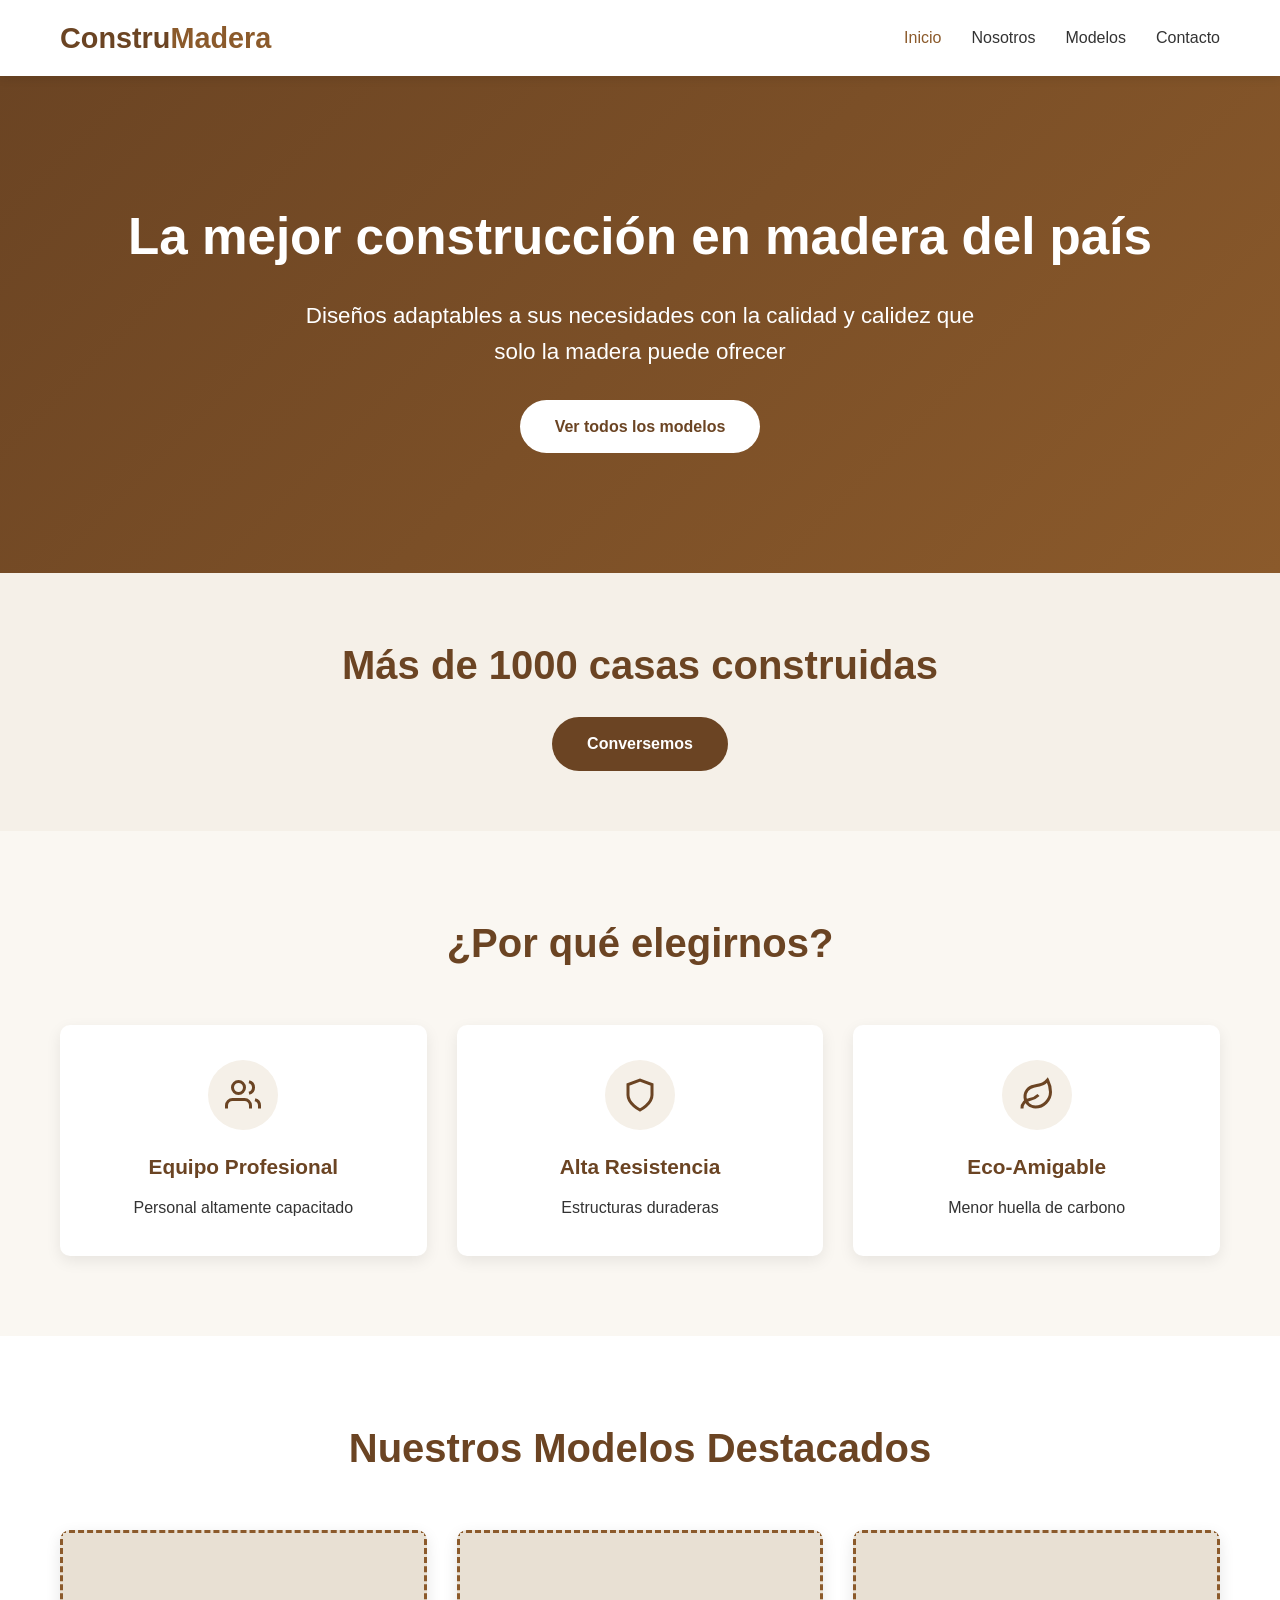
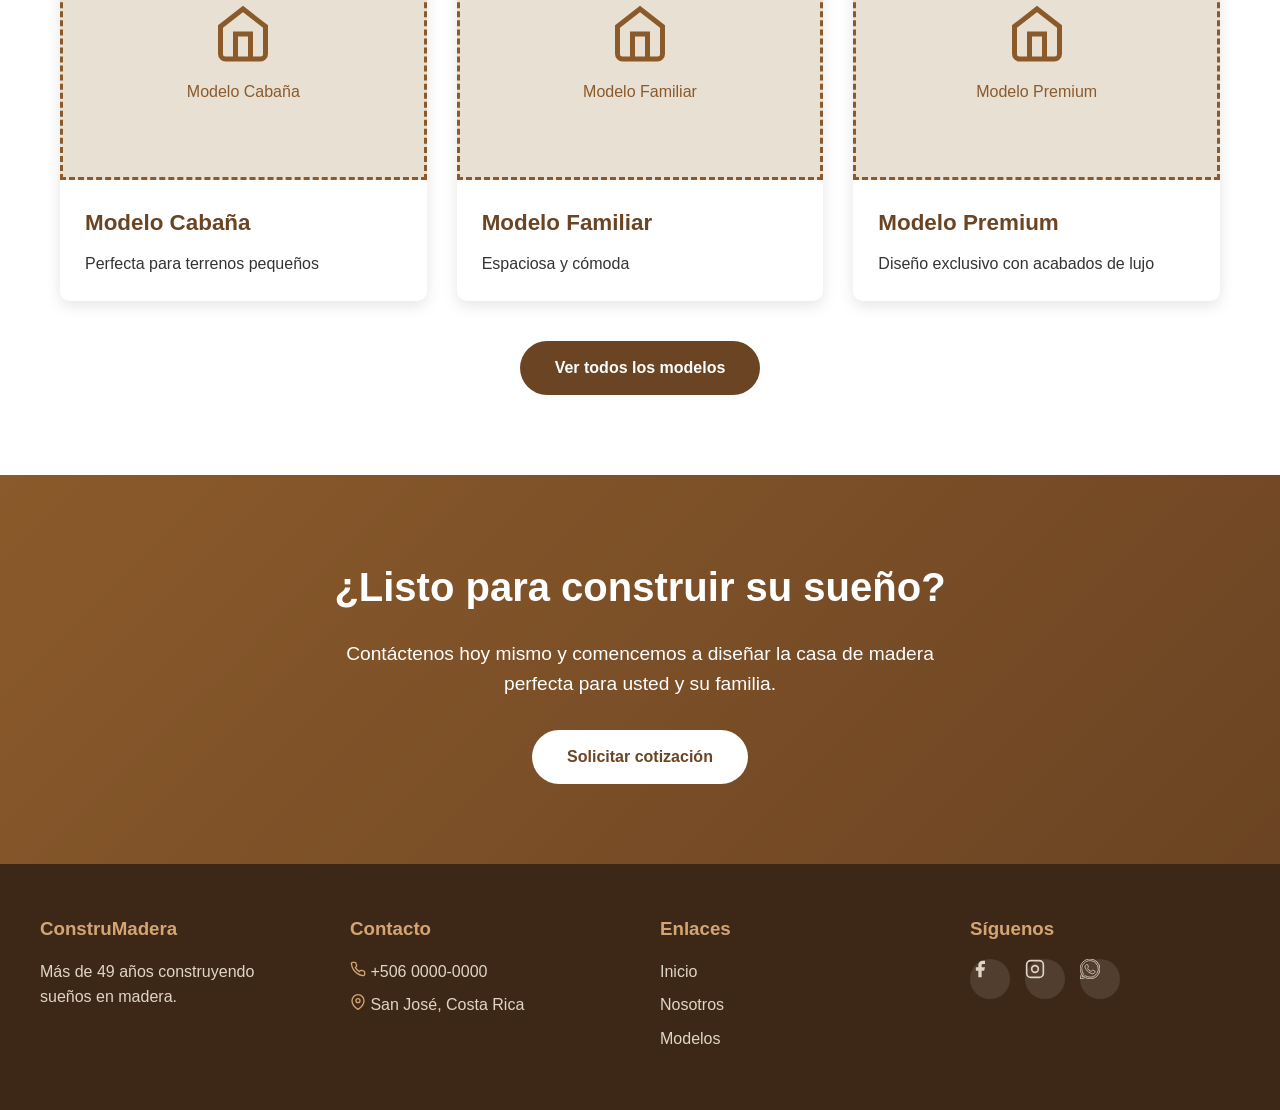
<file: index.html>
<!DOCTYPE html>
<html lang="es">
<head>
    <meta charset="UTF-8">
    <meta name="viewport" content="width=device-width, initial-scale=1.0">
    <title>ConstruMadera - Inicio</title>
    <link rel="stylesheet" href="css/index.css">
</head>
<body>
    <header id="header">
        <div class="nav-container">
            <div class="logo">Constru<span>Madera</span></div>
            <nav>
                <ul id="nav-menu">
                    <li><a href="index.html" class="active">Inicio</a></li>
                    <li><a href="nosotros.html">Nosotros</a></li>
                    <li><a href="modelos.html">Modelos</a></li>
                    <li><a href="contacto.html">Contacto</a></li>
                </ul>
            </nav>
            <button class="menu-toggle" id="menu-toggle"><span></span><span></span><span></span></button>
        </div>
    </header>

    <section class="hero">
        <div class="container">
            <h1>La mejor construcción en madera del país</h1>
            <p>Diseños adaptables a sus necesidades con la calidad y calidez que solo la madera puede ofrecer</p>
            <a href="modelos.html" class="btn">Ver todos los modelos</a>
        </div>
    </section>

    <section class="stats">
        <div class="container">
            <h2>Más de 1000 casas construidas</h2>
            <a href="contacto.html" class="btn btn-primary">Conversemos</a>
        </div>
    </section>

    <section class="features-preview">
        <div class="container">
            <h2>¿Por qué elegirnos?</h2>
            <div class="features-grid" id="features-grid"></div>
        </div>
    </section>

    <section class="models-preview">
        <div class="container">
            <h2>Nuestros Modelos Destacados</h2>
            <div class="models-grid" id="models-grid"></div>
            <div style="text-align: center; margin-top: 40px;">
                <a href="modelos.html" class="btn btn-primary">Ver todos los modelos</a>
            </div>
        </div>
    </section>

    <section class="cta-section">
        <div class="container">
            <h2>¿Listo para construir su sueño?</h2>
            <p>Contáctenos hoy mismo y comencemos a diseñar la casa de madera perfecta para usted y su familia.</p>
            <a href="contacto.html" class="btn">Solicitar cotización</a>
        </div>
    </section>

    <footer>
        <div class="footer-content">
            <div class="footer-section">
                <h3>ConstruMadera</h3>
                <p>Más de 49 años construyendo sueños en madera.</p>
            </div>
            <div class="footer-section">
                <h3>Contacto</h3>
                <p class="contact-line">
                    <svg class="inline-icon" viewBox="0 0 24 24" fill="none" stroke="currentColor" stroke-width="2"><path d="M22 16.92v3a2 2 0 01-2.18 2 19.79 19.79 0 01-8.63-3.07 19.5 19.5 0 01-6-6 19.79 19.79 0 01-3.07-8.67A2 2 0 014.11 2h3a2 2 0 012 1.72 12.84 12.84 0 00.7 2.81 2 2 0 01-.45 2.11L8.09 9.91a16 16 0 006 6l1.27-1.27a2 2 0 012.11-.45 12.84 12.84 0 002.81.7A2 2 0 0122 16.92z"/></svg>
                    +506 0000-0000
                </p>
                
                <p class="contact-line">
                    <svg class="inline-icon" viewBox="0 0 24 24" fill="none" stroke="currentColor" stroke-width="2"><path d="M21 10c0 7-9 13-9 13s-9-6-9-13a9 9 0 0118 0z"/><circle cx="12" cy="10" r="3"/></svg>
                    San José, Costa Rica
                </p>
            </div>
            <div class="footer-section">
                <h3>Enlaces</h3>
                <a href="index.html">Inicio</a>
                <a href="nosotros.html">Nosotros</a>
                <a href="modelos.html">Modelos</a>
            </div>
            <div class="footer-section">
                <h3>Síguenos</h3>
                <div class="social-icons">
                    <a href="#" class="social-link" title="Facebook">
                        <svg viewBox="0 0 24 24" fill="currentColor"><path d="M18 2h-3a5 5 0 00-5 5v3H7v4h3v8h4v-8h3l1-4h-4V7a1 1 0 011-1h3z"/></svg>
                    </a>
                    <a href="#" class="social-link" title="Instagram">
                        <svg viewBox="0 0 24 24" fill="none" stroke="currentColor" stroke-width="2"><rect x="2" y="2" width="20" height="20" rx="5"/><circle cx="12" cy="12" r="4"/><line x1="17.5" y1="6.5" x2="17.51" y2="6.5"/></svg>
                    </a>
                    <a href="#" class="social-link" title="WhatsApp">
                        <svg viewBox="0 0 24 24" fill="currentColor"><path d="M17.472 14.382c-.297-.149-1.758-.867-2.03-.967-.273-.099-.471-.148-.67.15-.197.297-.767.966-.94 1.164-.173.199-.347.223-.644.075-.297-.15-1.255-.463-2.39-1.475-.883-.788-1.48-1.761-1.653-2.059-.173-.297-.018-.458.13-.606.134-.133.298-.347.446-.52.149-.174.198-.298.298-.497.099-.198.05-.371-.025-.52-.075-.149-.669-1.612-.916-2.207-.242-.579-.487-.5-.669-.51-.173-.008-.371-.01-.57-.01-.198 0-.52.074-.792.372-.272.297-1.04 1.016-1.04 2.479 0 1.462 1.065 2.875 1.213 3.074.149.198 2.096 3.2 5.077 4.487.709.306 1.262.489 1.694.625.712.227 1.36.195 1.871.118.571-.085 1.758-.719 2.006-1.413.248-.694.248-1.289.173-1.413-.074-.124-.272-.198-.57-.347m-5.421 7.403h-.004a9.87 9.87 0 01-5.031-1.378l-.361-.214-3.741.982.998-3.648-.235-.374a9.86 9.86 0 01-1.51-5.26c.001-5.45 4.436-9.884 9.888-9.884 2.64 0 5.122 1.03 6.988 2.898a9.825 9.825 0 012.893 6.994c-.003 5.45-4.437 9.884-9.885 9.884m8.413-18.297A11.815 11.815 0 0012.05 0C5.495 0 .16 5.335.157 11.892c0 2.096.547 4.142 1.588 5.945L.057 24l6.305-1.654a11.882 11.882 0 005.687 1.448h.005c6.554 0 11.89-5.335 11.893-11.893a11.821 11.821 0 00-3.48-8.413Z"/></svg>
                    </a>
                </div>
            </div>
        </div>
        
    </footer>

    <script>
        const AppData = {
            features: [
                { 
                    title: "Equipo Profesional", 
                    desc: "Personal altamente capacitado", 
                    icon: `<svg viewBox="0 0 24 24" fill="none" stroke="currentColor" stroke-width="2"><path d="M17 21v-2a4 4 0 00-4-4H5a4 4 0 00-4 4v2"/><circle cx="9" cy="7" r="4"/><path d="M23 21v-2a4 4 0 00-3-3.87M16 3.13a4 4 0 010 7.75"/></svg>` 
                },
                { 
                    title: "Alta Resistencia", 
                    desc: "Estructuras duraderas", 
                    icon: `<svg viewBox="0 0 24 24" fill="none" stroke="currentColor" stroke-width="2"><path d="M12 22s8-4 8-10V5l-8-3-8 3v7c0 6 8 10 8 10z"/></svg>` 
                },
                { 
                    title: "Eco-Amigable", 
                    desc: "Menor huella de carbono", 
                    icon: `<svg viewBox="0 0 24 24" fill="none" stroke="currentColor" stroke-width="2"><path d="M11 20A7 7 0 019.8 6.1C15.5 5 17 4.48 19 2c1 2 2 4.18 2 8 0 5.5-4.78 10-10 10z"/><path d="M2 21c0-3 1.85-5.36 5.08-6C9.5 14.52 12 13 13 12"/></svg>` 
                }
            ],
            models: [
                { name: "Modelo Cabaña", desc: "Perfecta para terrenos pequeños" },
                { name: "Modelo Familiar", desc: "Espaciosa y cómoda" },
                { name: "Modelo Premium", desc: "Diseño exclusivo con acabados de lujo" }
            ]
        };

        document.getElementById('features-grid').innerHTML = AppData.features.map(f => `
            <div class="feature-card">
                <div class="icon-wrapper">${f.icon}</div>
                <h3>${f.title}</h3>
                <p>${f.desc}</p>
            </div>
        `).join('');

        document.getElementById('models-grid').innerHTML = AppData.models.map(m => `
            <div class="model-card">
                <div class="image-placeholder">
                    <svg viewBox="0 0 24 24" fill="none" stroke="currentColor" stroke-width="2"><path d="M3 9l9-7 9 7v11a2 2 0 01-2 2H5a2 2 0 01-2-2z"/><polyline points="9 22 9 12 15 12 15 22"/></svg>
                    <span>${m.name}</span>
                </div>
                <div class="model-info">
                    <h3>${m.name}</h3>
                    <p>${m.desc}</p>
                </div>
            </div>
        `).join('');

        document.getElementById('menu-toggle').addEventListener('click', () => {
            document.getElementById('nav-menu').classList.toggle('active');
        });
    </script>
</body>
</html>
</file>
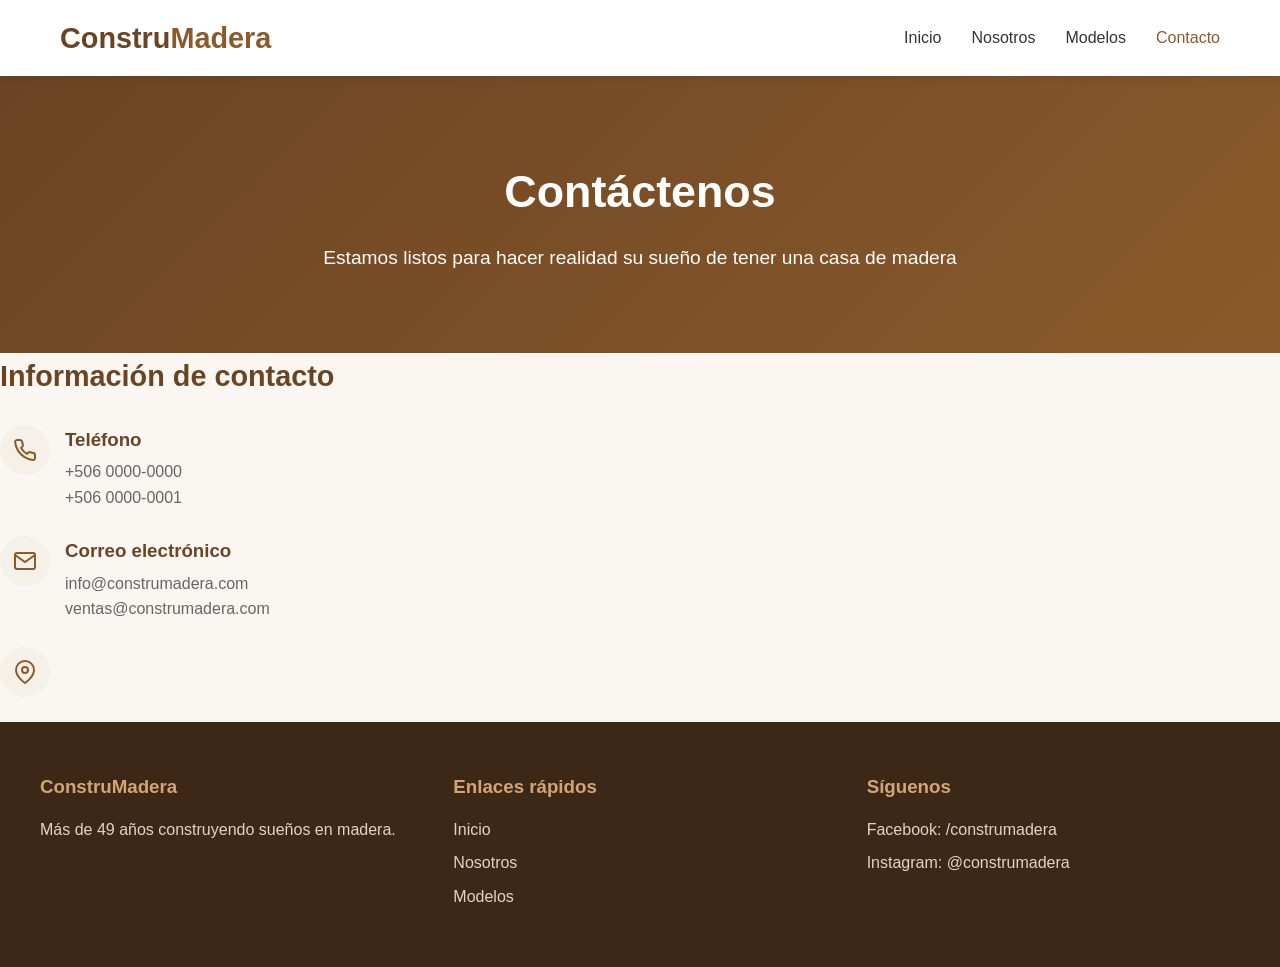
<file: contacto.html>
<!DOCTYPE html>
<html lang="es">
<head>
    <meta charset="UTF-8">
    <meta name="viewport" content="width=device-width, initial-scale=1.0">
    <title>ConstruMadera - Contacto</title>
    <link rel="stylesheet" href="css/contacto.css">
</head>
<body>
    <header id="header">
        <div class="nav-container">
            <div class="logo">Constru<span>Madera</span></div>
            <nav>
                <ul id="nav-menu">
                    <li><a href="index.html">Inicio</a></li>
                    <li><a href="nosotros.html">Nosotros</a></li>
                    <li><a href="modelos.html">Modelos</a></li>
                    <li><a href="contacto.html" class="active">Contacto</a></li>
                </ul>
            </nav>
            <button class="menu-toggle" id="menu-toggle"><span></span><span></span><span></span></button>
        </div>
    </header>

    <section class="page-header">
        <div class="container">
            <h1>Contáctenos</h1>
            <p>Estamos listos para hacer realidad su sueño de tener una casa de madera</p>
        </div>
    </section>


            <div class="contact-info">
                <h2>Información de contacto</h2>
                
                <div class="info-item">
                    <div class="info-icon">
                        <svg viewBox="0 0 24 24" fill="none" stroke="currentColor" stroke-width="2"><path d="M22 16.92v3a2 2 0 01-2.18 2 19.79 19.79 0 01-8.63-3.07 19.5 19.5 0 01-6-6 19.79 19.79 0 01-3.07-8.67A2 2 0 014.11 2h3a2 2 0 012 1.72 12.84 12.84 0 00.7 2.81 2 2 0 01-.45 2.11L8.09 9.91a16 16 0 006 6l1.27-1.27a2 2 0 012.11-.45 12.84 12.84 0 002.81.7A2 2 0 0122 16.92z"/></svg>
                    </div>
                    <div class="info-content">
                        <h3>Teléfono</h3>
                        <p>+506 0000-0000<br>+506 0000-0001</p>
                    </div>
                </div>

                <div class="info-item">
                    <div class="info-icon">
                        <svg viewBox="0 0 24 24" fill="none" stroke="currentColor" stroke-width="2"><path d="M4 4h16c1.1 0 2 .9 2 2v12c0 1.1-.9 2-2 2H4c-1.1 0-2-.9-2-2V6c0-1.1.9-2 2-2z"/><polyline points="22,6 12,13 2,6"/></svg>
                    </div>
                    <div class="info-content">
                        <h3>Correo electrónico</h3>
                        <p>info@construmadera.com<br>ventas@construmadera.com</p>
                    </div>
                </div>

                <div class="info-item">
                    <div class="info-icon">
                        <svg viewBox="0 0 24 24" fill="none" stroke="currentColor" stroke-width="2"><path d="M21 10c0 7-9 13-9 13s-9-6-9-13a9 9 0 0118 0z"/><circle cx="12" cy="10" r="3"/></svg>
                    </div>
                  </div>
                </div>
            </div>
        </div>
    </section>

    <footer>
        <div class="footer-content">
            <div class="footer-section">
                <h3>ConstruMadera</h3>
                <p>Más de 49 años construyendo sueños en madera.</p>
            </div>
            <div class="footer-section">
                <h3>Enlaces rápidos</h3>
                <a href="index.html">Inicio</a>
                <a href="nosotros.html">Nosotros</a>
                <a href="modelos.html">Modelos</a>
            </div>
            <div class="footer-section">
                <h3>Síguenos</h3>
                <p>Facebook: /construmadera</p>
                <p>Instagram: @construmadera</p>
            </div>
        </div>
        
    </footer>

    <script>
        document.getElementById('contactForm').addEventListener('submit', function(e) {
            e.preventDefault();
            alert('¡Gracias por su mensaje! Nos pondremos en contacto pronto.');
            this.reset();
        });

        document.getElementById('menu-toggle').addEventListener('click', () => {
            document.getElementById('nav-menu').classList.toggle('active');
        });
    </script>
</body>
</html>
</file>
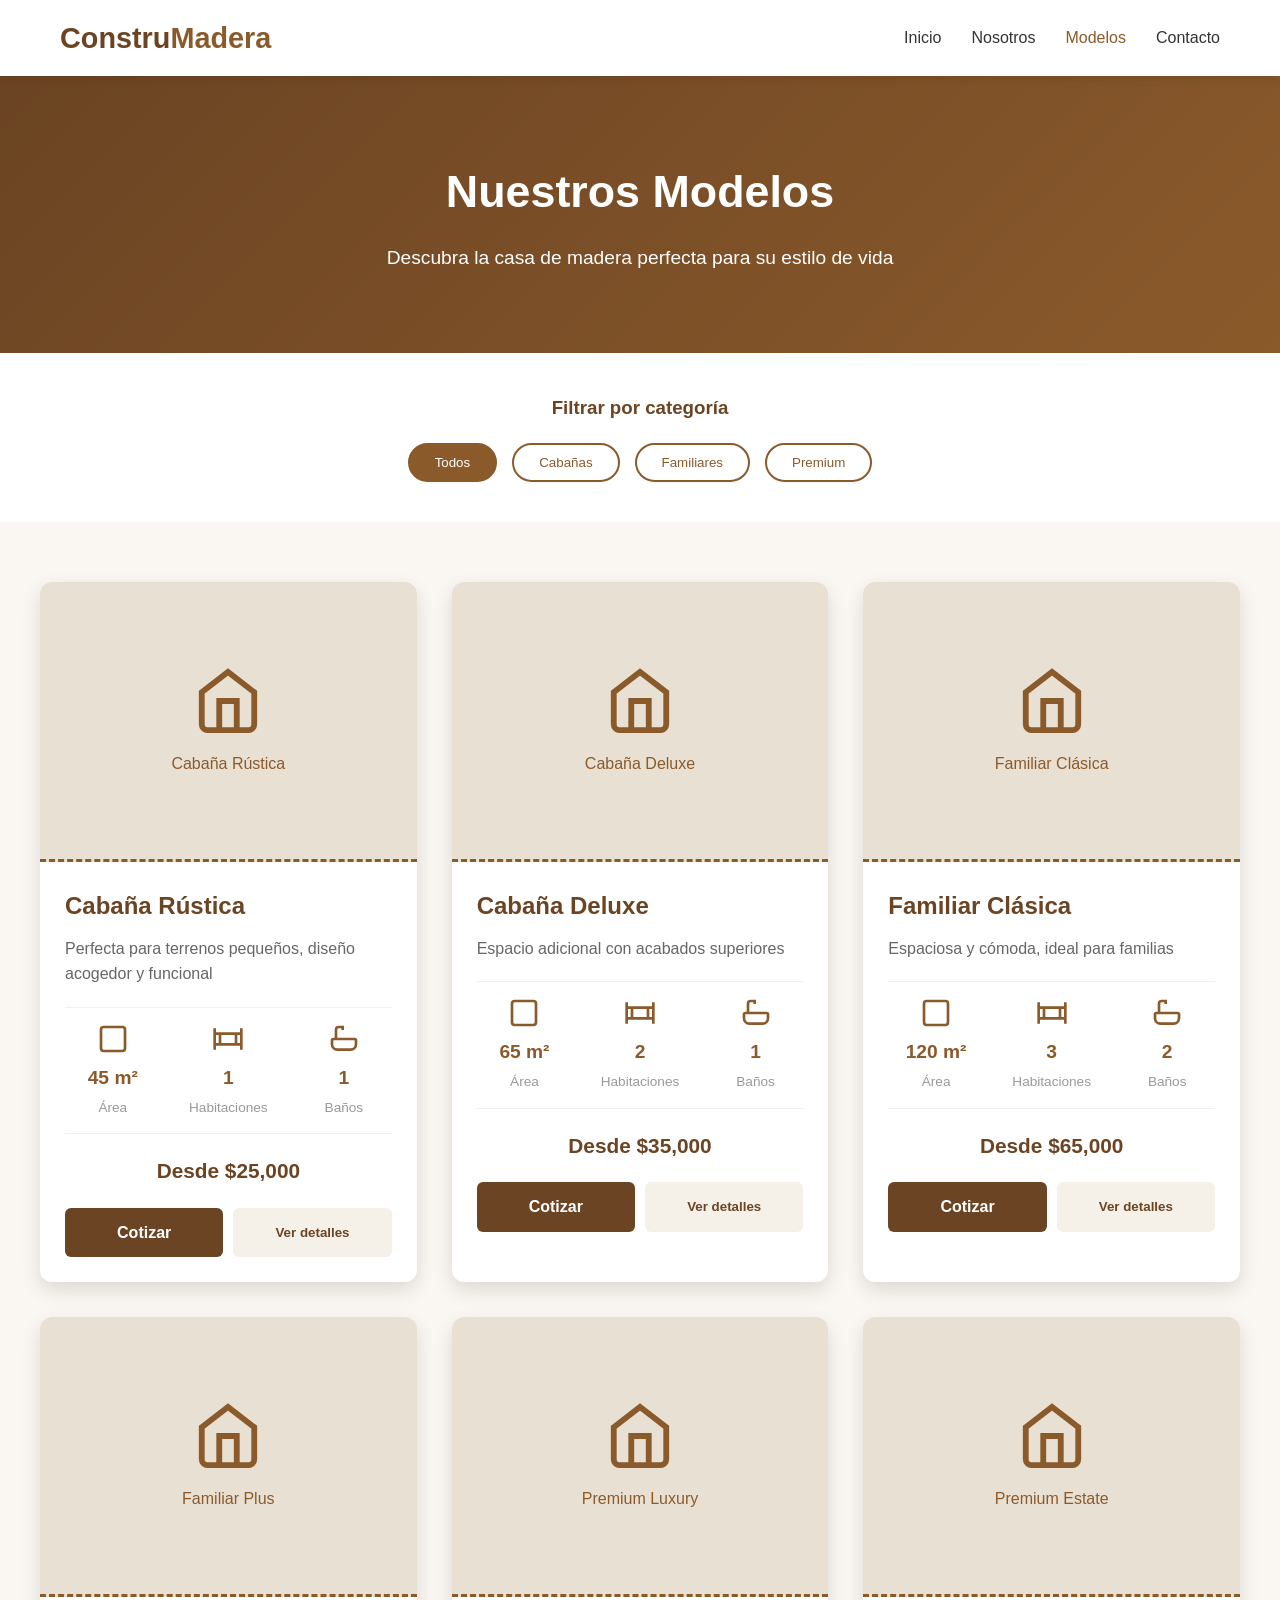
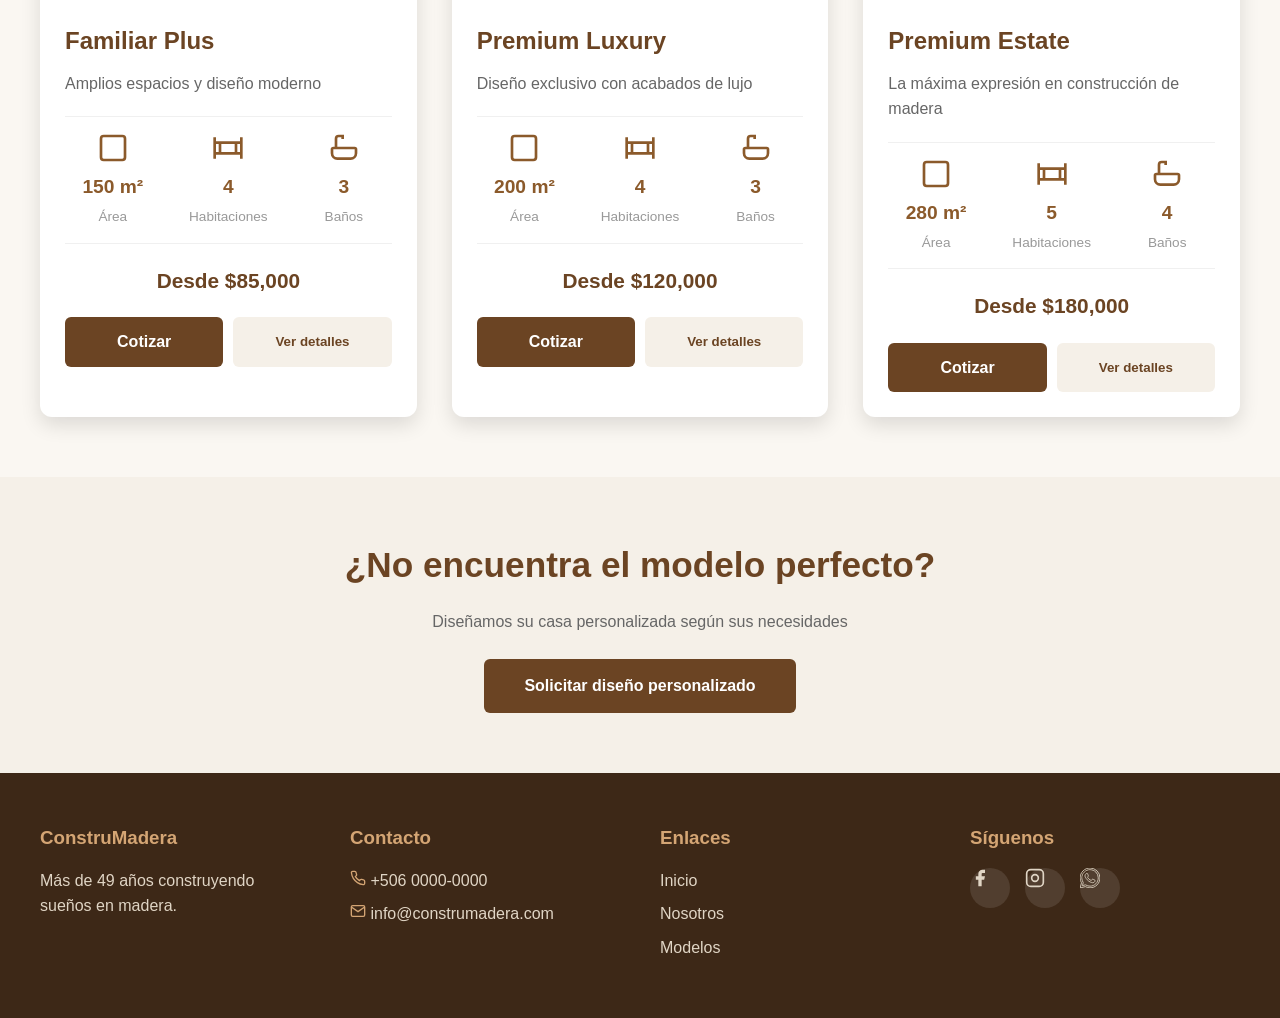
<file: modelos.html>
<!DOCTYPE html>
<html lang="es">
<head>
    <meta charset="UTF-8">
    <meta name="viewport" content="width=device-width, initial-scale=1.0">
    <title>ConstruMadera - Modelos</title>
    <link rel="stylesheet" href="css/modelos.css">
</head>
<body>
    <header id="header">
        <div class="nav-container">
            <div class="logo">Constru<span>Madera</span></div>
            <nav>
                <ul id="nav-menu">
                    <li><a href="index.html">Inicio</a></li>
                    <li><a href="nosotros.html">Nosotros</a></li>
                    <li><a href="modelos.html" class="active">Modelos</a></li>
                    <li><a href="contacto.html">Contacto</a></li>
                </ul>
            </nav>
            <button class="menu-toggle" id="menu-toggle"><span></span><span></span><span></span></button>
        </div>
    </header>

    <section class="page-header">
        <div class="container">
            <h1>Nuestros Modelos</h1>
            <p>Descubra la casa de madera perfecta para su estilo de vida</p>
        </div>
    </section>

    <section class="filters">
        <div class="container">
            <h3 style="color: #6b4423;">Filtrar por categoría</h3>
            <div class="filter-buttons">
                <button class="filter-btn active">Todos</button>
                <button class="filter-btn">Cabañas</button>
                <button class="filter-btn">Familiares</button>
                <button class="filter-btn">Premium</button>
            </div>
        </div>
    </section>

    <section class="models-section">
        <div class="models-grid" id="models-grid"></div>
    </section>

    <section class="cta-models">
        <div class="container">
            <h2>¿No encuentra el modelo perfecto?</h2>
            <p>Diseñamos su casa personalizada según sus necesidades</p>
            <a href="contacto.html" class="btn btn-primary" style="display: inline-block; padding: 14px 40px;">Solicitar diseño personalizado</a>
        </div>
    </section>

    <footer>
        <div class="footer-content">
            <div class="footer-section">
                <h3>ConstruMadera</h3>
                <p>Más de 49 años construyendo sueños en madera.</p>
            </div>
            <div class="footer-section">
                <h3>Contacto</h3>
                <p class="contact-line">
                    <svg class="inline-icon" viewBox="0 0 24 24" fill="none" stroke="currentColor" stroke-width="2"><path d="M22 16.92v3a2 2 0 01-2.18 2 19.79 19.79 0 01-8.63-3.07 19.5 19.5 0 01-6-6 19.79 19.79 0 01-3.07-8.67A2 2 0 014.11 2h3a2 2 0 012 1.72 12.84 12.84 0 00.7 2.81 2 2 0 01-.45 2.11L8.09 9.91a16 16 0 006 6l1.27-1.27a2 2 0 012.11-.45 12.84 12.84 0 002.81.7A2 2 0 0122 16.92z"/></svg>
                    +506 0000-0000
                </p>
                <p class="contact-line">
                    <svg class="inline-icon" viewBox="0 0 24 24" fill="none" stroke="currentColor" stroke-width="2"><path d="M4 4h16c1.1 0 2 .9 2 2v12c0 1.1-.9 2-2 2H4c-1.1 0-2-.9-2-2V6c0-1.1.9-2 2-2z"/><polyline points="22,6 12,13 2,6"/></svg>
                    info@construmadera.com
                </p>
                
            </div>
            <div class="footer-section">
                <h3>Enlaces</h3>
                <a href="index.html">Inicio</a>
                <a href="nosotros.html">Nosotros</a>
                <a href="modelos.html">Modelos</a>
            </div>
            <div class="footer-section">
                <h3>Síguenos</h3>
                <div class="social-icons">
                    <a href="#" class="social-link" title="Facebook">
                        <svg viewBox="0 0 24 24" fill="currentColor"><path d="M18 2h-3a5 5 0 00-5 5v3H7v4h3v8h4v-8h3l1-4h-4V7a1 1 0 011-1h3z"/></svg>
                    </a>
                    <a href="#" class="social-link" title="Instagram">
                        <svg viewBox="0 0 24 24" fill="none" stroke="currentColor" stroke-width="2"><rect x="2" y="2" width="20" height="20" rx="5"/><circle cx="12" cy="12" r="4"/><line x1="17.5" y1="6.5" x2="17.51" y2="6.5"/></svg>
                    </a>
                    <a href="#" class="social-link" title="WhatsApp">
                        <svg viewBox="0 0 24 24" fill="currentColor"><path d="M17.472 14.382c-.297-.149-1.758-.867-2.03-.967-.273-.099-.471-.148-.67.15-.197.297-.767.966-.94 1.164-.173.199-.347.223-.644.075-.297-.15-1.255-.463-2.39-1.475-.883-.788-1.48-1.761-1.653-2.059-.173-.297-.018-.458.13-.606.134-.133.298-.347.446-.52.149-.174.198-.298.298-.497.099-.198.05-.371-.025-.52-.075-.149-.669-1.612-.916-2.207-.242-.579-.487-.5-.669-.51-.173-.008-.371-.01-.57-.01-.198 0-.52.074-.792.372-.272.297-1.04 1.016-1.04 2.479 0 1.462 1.065 2.875 1.213 3.074.149.198 2.096 3.2 5.077 4.487.709.306 1.262.489 1.694.625.712.227 1.36.195 1.871.118.571-.085 1.758-.719 2.006-1.413.248-.694.248-1.289.173-1.413-.074-.124-.272-.198-.57-.347m-5.421 7.403h-.004a9.87 9.87 0 01-5.031-1.378l-.361-.214-3.741.982.998-3.648-.235-.374a9.86 9.86 0 01-1.51-5.26c.001-5.45 4.436-9.884 9.888-9.884 2.64 0 5.122 1.03 6.988 2.898a9.825 9.825 0 012.893 6.994c-.003 5.45-4.437 9.884-9.885 9.884m8.413-18.297A11.815 11.815 0 0012.05 0C5.495 0 .16 5.335.157 11.892c0 2.096.547 4.142 1.588 5.945L.057 24l6.305-1.654a11.882 11.882 0 005.687 1.448h.005c6.554 0 11.89-5.335 11.893-11.893a11.821 11.821 0 00-3.48-8.413Z"/></svg>
                    </a>
                </div>
            </div>
        </div>
        
    </footer>

    <script>
        const models = [
            { 
                name: "Cabaña Rústica", 
                category: "Cabañas", 
                desc: "Perfecta para terrenos pequeños, diseño acogedor y funcional", 
                m2: "45", 
                hab: "1", 
                bano: "1", 
                precio: "Desde $25,000" 
            },
            { 
                name: "Cabaña Deluxe", 
                category: "Cabañas", 
                desc: "Espacio adicional con acabados superiores", 
                m2: "65", 
                hab: "2", 
                bano: "1", 
                precio: "Desde $35,000" 
            },
            { 
                name: "Familiar Clásica", 
                category: "Familiares", 
                desc: "Espaciosa y cómoda, ideal para familias", 
                m2: "120", 
                hab: "3", 
                bano: "2", 
                precio: "Desde $65,000" 
            },
            { 
                name: "Familiar Plus", 
                category: "Familiares", 
                desc: "Amplios espacios y diseño moderno", 
                m2: "150", 
                hab: "4", 
                bano: "3", 
                precio: "Desde $85,000" 
            },
            { 
                name: "Premium Luxury", 
                category: "Premium", 
                desc: "Diseño exclusivo con acabados de lujo", 
                m2: "200", 
                hab: "4", 
                bano: "3", 
                precio: "Desde $120,000" 
            },
            { 
                name: "Premium Estate", 
                category: "Premium", 
                desc: "La máxima expresión en construcción de madera", 
                m2: "280", 
                hab: "5", 
                bano: "4", 
                precio: "Desde $180,000" 
            }
        ];

        const houseIcon = `<svg viewBox="0 0 24 24" fill="none" stroke="currentColor" stroke-width="2"><path d="M3 9l9-7 9 7v11a2 2 0 01-2 2H5a2 2 0 01-2-2z"/><polyline points="9 22 9 12 15 12 15 22"/></svg>`;
        const areaIcon = `<svg viewBox="0 0 24 24" fill="none" stroke="currentColor" stroke-width="2"><rect x="3" y="3" width="18" height="18" rx="2"/></svg>`;
        const bedIcon = `<svg viewBox="0 0 24 24" fill="none" stroke="currentColor" stroke-width="2"><path d="M2 4v16M22 4v16M2 8h20M2 16h20M6 8v8M18 8v8"/></svg>`;
        const bathIcon = `<svg viewBox="0 0 24 24" fill="none" stroke="currentColor" stroke-width="2"><path d="M4 12h16a1 1 0 011 1v3a4 4 0 01-4 4H7a4 4 0 01-4-4v-3a1 1 0 011-1zM6 12V5a2 2 0 012-2h3v2.25"/></svg>`;

        document.getElementById('models-grid').innerHTML = models.map(m => `
            <div class="model-card">
                <div class="model-image">
                    ${houseIcon}
                    <span>${m.name}</span>
                </div>
                <div class="model-details">
                    <h3>${m.name}</h3>
                    <p>${m.desc}</p>
                    <div class="model-specs">
                        <div class="spec">
                            <div class="spec-icon">${areaIcon}</div>
                            <div class="spec-value">${m.m2} m²</div>
                            <div class="spec-label">Área</div>
                        </div>
                        <div class="spec">
                            <div class="spec-icon">${bedIcon}</div>
                            <div class="spec-value">${m.hab}</div>
                            <div class="spec-label">Habitaciones</div>
                        </div>
                        <div class="spec">
                            <div class="spec-icon">${bathIcon}</div>
                            <div class="spec-value">${m.bano}</div>
                            <div class="spec-label">Baños</div>
                        </div>
                    </div>
                    <div class="model-price">${m.precio}</div>
                    <div class="model-actions">
                        <a href="contacto.html" class="btn btn-primary">Cotizar</a>
                        <button class="btn btn-secondary">Ver detalles</button>
                    </div>
                </div>
            </div>
        `).join('');

        document.getElementById('menu-toggle').addEventListener('click', () => {
            document.getElementById('nav-menu').classList.toggle('active');
        });

        document.querySelectorAll('.filter-btn').forEach(btn => {
            btn.addEventListener('click', function() {
                document.querySelectorAll('.filter-btn').forEach(b => b.classList.remove('active'));
                this.classList.add('active');
            });
        });
    </script>
</body>
</html>
</file>
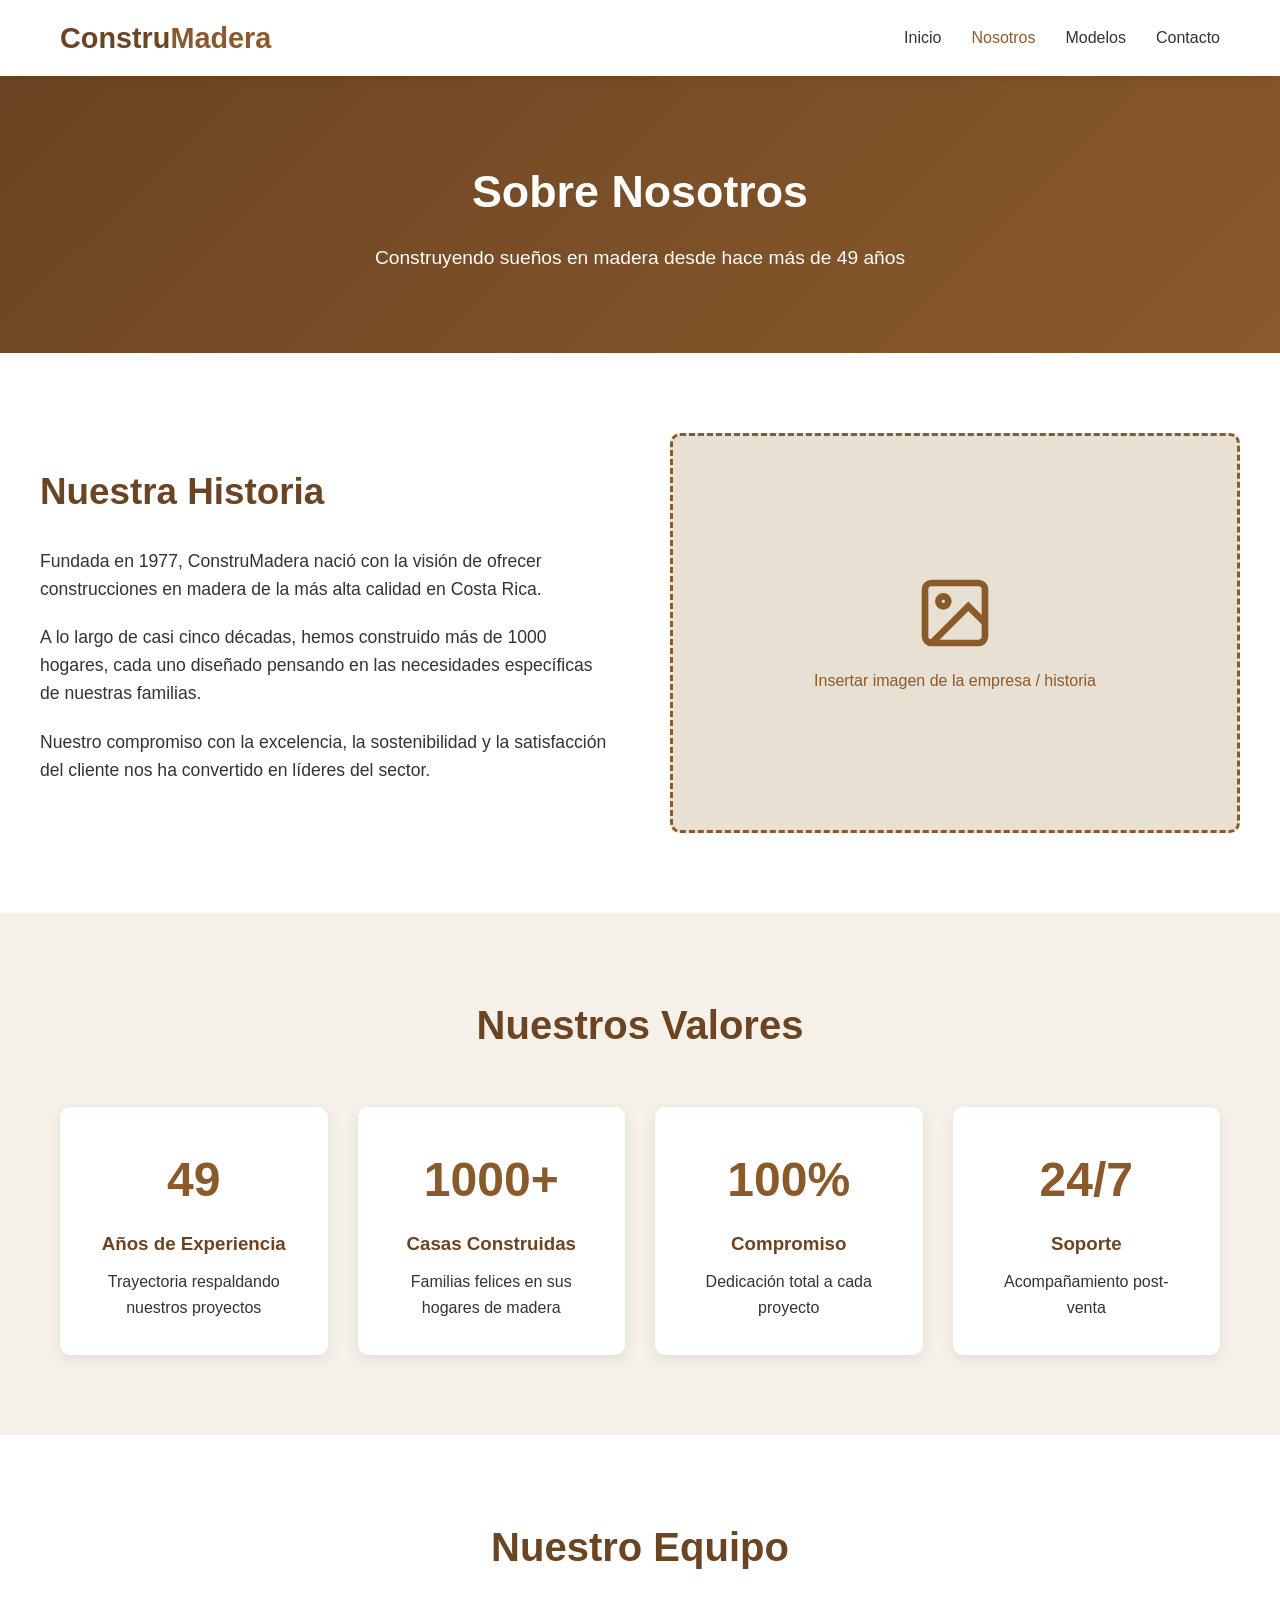
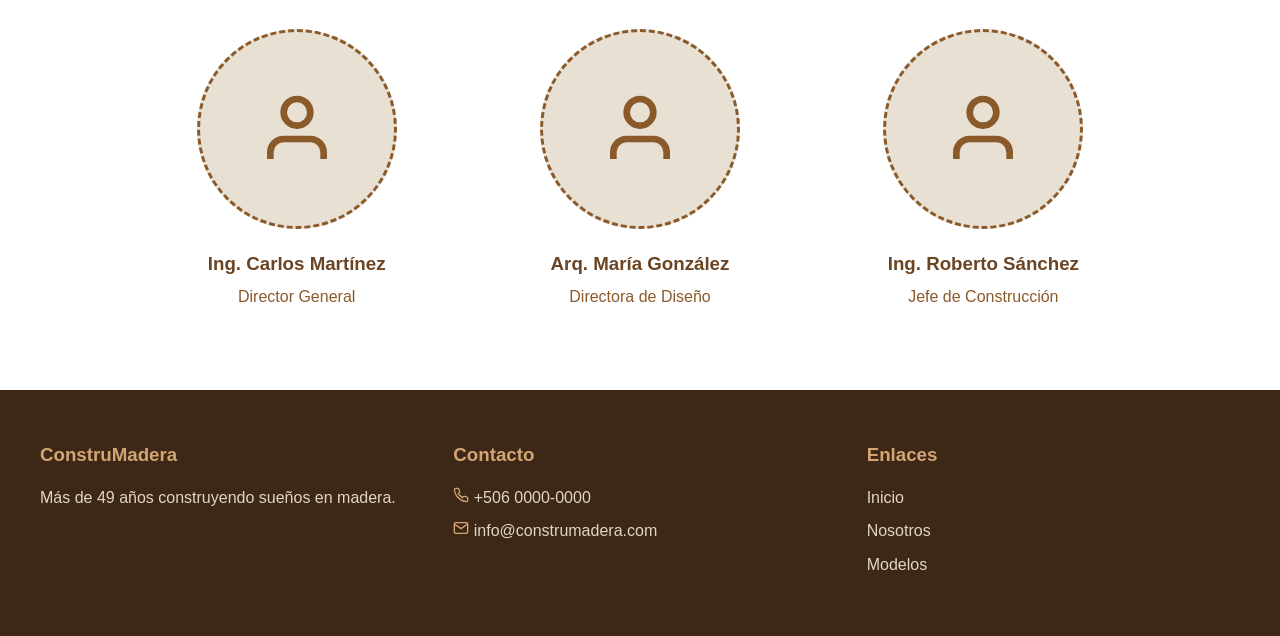
<file: nosotros.html>
<!DOCTYPE html>
<html lang="es">
<head>
    <meta charset="UTF-8">
    <meta name="viewport" content="width=device-width, initial-scale=1.0">
    <title>ConstruMadera - Nosotros</title>
    <link rel="stylesheet" href="css/nosotros.css">
</head>
<body>
    <header id="header">
        <div class="nav-container">
            <div class="logo">Constru<span>Madera</span></div>
            <nav>
                <ul id="nav-menu">
                    <li><a href="index.html">Inicio</a></li>
                    <li><a href="nosotros.html" class="active">Nosotros</a></li>
                    <li><a href="modelos.html">Modelos</a></li>
                    <li><a href="contacto.html">Contacto</a></li>
                </ul>
            </nav>
            <button class="menu-toggle" id="menu-toggle"><span></span><span></span><span></span></button>
        </div>
    </header>

    <section class="page-header">
        <div class="container">
            <h1>Sobre Nosotros</h1>
            <p>Construyendo sueños en madera desde hace más de 49 años</p>
        </div>
    </section>

    <section class="about-main">
        <div class="about-grid">
            <div class="about-text">
                <h2>Nuestra Historia</h2>
                <p>Fundada en 1977, ConstruMadera nació con la visión de ofrecer construcciones en madera de la más alta calidad en Costa Rica.</p>
                <p>A lo largo de casi cinco décadas, hemos construido más de 1000 hogares, cada uno diseñado pensando en las necesidades específicas de nuestras familias.</p>
                <p>Nuestro compromiso con la excelencia, la sostenibilidad y la satisfacción del cliente nos ha convertido en líderes del sector.</p>
            </div>
            <div class="image-placeholder">
                <svg viewBox="0 0 24 24" fill="none" stroke="currentColor" stroke-width="2"><rect x="3" y="3" width="18" height="18" rx="2"/><circle cx="8.5" cy="8.5" r="1.5"/><path d="M21 15l-5-5L5 21"/></svg>
                <span>Insertar imagen de la empresa / historia</span>
            </div>
        </div>
    </section>

    <section class="values-section">
        <div class="container">
            <h2>Nuestros Valores</h2>
            <div class="values-grid">
                <div class="value-card">
                    <div class="number">49</div>
                    <h3>Años de Experiencia</h3>
                    <p>Trayectoria respaldando nuestros proyectos</p>
                </div>
                <div class="value-card">
                    <div class="number">1000+</div>
                    <h3>Casas Construidas</h3>
                    <p>Familias felices en sus hogares de madera</p>
                </div>
                <div class="value-card">
                    <div class="number">100%</div>
                    <h3>Compromiso</h3>
                    <p>Dedicación total a cada proyecto</p>
                </div>
                <div class="value-card">
                    <div class="number">24/7</div>
                    <h3>Soporte</h3>
                    <p>Acompañamiento post-venta</p>
                </div>
            </div>
        </div>
    </section>

    <section class="team-section">
        <div class="container">
            <h2>Nuestro Equipo</h2>
            <div class="team-grid">
                <div class="team-member">
                    <div class="photo-placeholder">
                        <svg viewBox="0 0 24 24" fill="none" stroke="currentColor" stroke-width="2"><path d="M20 21v-2a4 4 0 00-4-4H8a4 4 0 00-4 4v2"/><circle cx="12" cy="7" r="4"/></svg>
                    </div>
                    <h3>Ing. Carlos Martínez</h3>
                    <p>Director General</p>
                </div>
                <div class="team-member">
                    <div class="photo-placeholder">
                        <svg viewBox="0 0 24 24" fill="none" stroke="currentColor" stroke-width="2"><path d="M20 21v-2a4 4 0 00-4-4H8a4 4 0 00-4 4v2"/><circle cx="12" cy="7" r="4"/></svg>
                    </div>
                    <h3>Arq. María González</h3>
                    <p>Directora de Diseño</p>
                </div>
                <div class="team-member">
                    <div class="photo-placeholder">
                        <svg viewBox="0 0 24 24" fill="none" stroke="currentColor" stroke-width="2"><path d="M20 21v-2a4 4 0 00-4-4H8a4 4 0 00-4 4v2"/><circle cx="12" cy="7" r="4"/></svg>
                    </div>
                    <h3>Ing. Roberto Sánchez</h3>
                    <p>Jefe de Construcción</p>
                </div>
            </div>
        </div>
    </section>

    <footer>
        <div class="footer-content">
            <div class="footer-section">
                <h3>ConstruMadera</h3>
                <p>Más de 49 años construyendo sueños en madera.</p>
            </div>
            <div class="footer-section">
                <h3>Contacto</h3>
                <p class="contact-line">
                    <svg class="inline-icon" viewBox="0 0 24 24" fill="none" stroke="currentColor" stroke-width="2"><path d="M22 16.92v3a2 2 0 01-2.18 2 19.79 19.79 0 01-8.63-3.07 19.5 19.5 0 01-6-6 19.79 19.79 0 01-3.07-8.67A2 2 0 014.11 2h3a2 2 0 012 1.72 12.84 12.84 0 00.7 2.81 2 2 0 01-.45 2.11L8.09 9.91a16 16 0 006 6l1.27-1.27a2 2 0 012.11-.45 12.84 12.84 0 002.81.7A2 2 0 0122 16.92z"/></svg>
                    +506 0000-0000
                </p>
                <p class="contact-line">
                    <svg class="inline-icon" viewBox="0 0 24 24" fill="none" stroke="currentColor" stroke-width="2"><path d="M4 4h16c1.1 0 2 .9 2 2v12c0 1.1-.9 2-2 2H4c-1.1 0-2-.9-2-2V6c0-1.1.9-2 2-2z"/><polyline points="22,6 12,13 2,6"/></svg>
                    info@construmadera.com
                </p>
            
            </div>
            <div class="footer-section">
                <h3>Enlaces</h3>
                <a href="index.html">Inicio</a>
                <a href="nosotros.html">Nosotros</a>
                <a href="modelos.html">Modelos</a>
            </div>
        </div>
        
    </footer>

    <script>
        document.getElementById('menu-toggle').addEventListener('click', () => {
            document.getElementById('nav-menu').classList.toggle('active');
        });
    </script>
</body>
</html>
</file>
<file: css/index.css>
* { margin: 0; padding: 0; box-sizing: border-box; font-family: 'Segoe UI', Tahoma, Geneva, Verdana, sans-serif; }
body { color: #333; line-height: 1.6; }
a { text-decoration: none; color: inherit; }
.container { max-width: 1200px; margin: 0 auto; padding: 0 20px; }

/* HEADER */
#header { background-color: #fff; box-shadow: 0 2px 10px rgba(0,0,0,0.1); position: sticky; top: 0; z-index: 1000; }
.nav-container { display: flex; justify-content: space-between; align-items: center; padding: 15px 20px; max-width: 1200px; margin: 0 auto; }
.logo { font-size: 1.8rem; font-weight: bold; color: #6b4423; }
.logo span { color: #8b5a2b; }
nav ul { display: flex; list-style: none; gap: 30px; }
nav ul li a { font-weight: 500; transition: color 0.3s; }
nav ul li a:hover, nav ul li a.active { color: #8b5a2b; }
.menu-toggle { display: none; flex-direction: column; background: none; border: none; cursor: pointer; gap: 5px; }
.menu-toggle span { width: 25px; height: 3px; background-color: #6b4423; transition: 0.3s; }

/* HERO */
.hero { background: linear-gradient(135deg, #6b4423 0%, #8b5a2b 100%); color: white; padding: 120px 20px; text-align: center; }
.hero h1 { font-size: 3.2rem; margin-bottom: 20px; }
.hero p { font-size: 1.4rem; margin-bottom: 30px; max-width: 700px; margin-left: auto; margin-right: auto; }
.btn { display: inline-block; background-color: #fff; color: #6b4423; padding: 14px 35px; border-radius: 50px; font-weight: bold; transition: transform 0.3s, box-shadow 0.3s; border: none; cursor: pointer; font-size: 1rem; }
.btn:hover { transform: translateY(-3px); box-shadow: 0 10px 20px rgba(0,0,0,0.2); }
.btn-primary { background-color: #6b4423; color: white; }
.btn-primary:hover { background-color: #8b5a2b; }

/* STATS */
.stats { background-color: #f5f0e8; padding: 60px 20px; text-align: center; }
.stats h2 { font-size: 2.5rem; color: #6b4423; margin-bottom: 20px; }

/* FEATURES PREVIEW */
.features-preview { padding: 80px 20px; background-color: #faf7f2; }
.features-preview h2 { text-align: center; font-size: 2.5rem; color: #6b4423; margin-bottom: 50px; }
.features-grid { display: grid; grid-template-columns: repeat(auto-fit, minmax(280px, 1fr)); gap: 30px; max-width: 1200px; margin: 0 auto; }
.feature-card { background-color: white; padding: 35px; border-radius: 10px; text-align: center; box-shadow: 0 5px 15px rgba(0,0,0,0.08); transition: transform 0.3s; }
.feature-card:hover { transform: translateY(-5px); }
.feature-card .icon-wrapper { width: 70px; height: 70px; background-color: #f5f0e8; border-radius: 50%; display: flex; align-items: center; justify-content: center; margin: 0 auto 20px; }
.feature-card .icon-wrapper svg { width: 36px; height: 36px; stroke: #6b4423; }
.feature-card h3 { color: #6b4423; margin-bottom: 12px; font-size: 1.3rem; }

/* MODELS PREVIEW */
.models-preview { padding: 80px 20px; }
.models-preview h2 { text-align: center; font-size: 2.5rem; color: #6b4423; margin-bottom: 50px; }
.models-grid { display: grid; grid-template-columns: repeat(auto-fit, minmax(300px, 1fr)); gap: 30px; max-width: 1200px; margin: 0 auto; }
.model-card { background-color: white; border-radius: 10px; overflow: hidden; box-shadow: 0 5px 15px rgba(0,0,0,0.1); transition: transform 0.3s; }
.model-card:hover { transform: translateY(-5px); }
.image-placeholder { background-color: #e8e0d3; border: 3px dashed #8b5a2b; display: flex; flex-direction: column; justify-content: center; align-items: center; color: #8b5a2b; font-weight: 500; min-height: 250px; text-align: center; padding: 20px; }
.image-placeholder svg { width: 60px; height: 60px; margin-bottom: 15px; stroke: #8b5a2b; }
.model-info { padding: 25px; }
.model-info h3 { color: #6b4423; margin-bottom: 10px; font-size: 1.4rem; }

/* CTA SECTION */
.cta-section { background: linear-gradient(135deg, #8b5a2b 0%, #6b4423 100%); color: white; padding: 80px 20px; text-align: center; }
.cta-section h2 { font-size: 2.5rem; margin-bottom: 20px; }
.cta-section p { font-size: 1.2rem; margin-bottom: 30px; max-width: 600px; margin-left: auto; margin-right: auto; }

/* FOOTER */
footer { background-color: #3d2817; color: white; padding: 50px 20px 20px; }
.footer-content { display: grid; grid-template-columns: repeat(auto-fit, minmax(250px, 1fr)); gap: 40px; max-width: 1200px; margin: 0 auto 30px; }
.footer-section h3 { margin-bottom: 15px; color: #d4a574; }
.footer-section p, .footer-section a { margin-bottom: 8px; display: block; color: #e0d5c5; }
.footer-section a:hover { color: white; }

.contact-line { display: flex; align-items: center; gap: 10px; }
.inline-icon { width: 16px; height: 16px; stroke: #d4a574; flex-shrink: 0; }

.social-icons { display: flex; gap: 15px; margin-top: 10px; }
.social-link { display: flex; align-items: center; justify-content: center; width: 40px; height: 40px; background-color: rgba(255,255,255,0.1); border-radius: 50%; transition: background-color 0.3s; }
.social-link:hover { background-color: rgba(255,255,255,0.25); }
.social-link svg { width: 20px; height: 20px; fill: #e0d5c5; }
.social-link:nth-child(2) svg, .social-link:nth-child(3) svg { fill: none; stroke: #e0d5c5; }

.copyright { text-align: center; padding-top: 20px; border-top: 1px solid #5a3d24; color: #a89580; }

@media (max-width: 768px) {
    .hero h1 { font-size: 2rem; }
    .hero p { font-size: 1.1rem; }
    nav ul { display: none; position: absolute; top: 100%; left: 0; right: 0; background-color: white; flex-direction: column; padding: 20px; box-shadow: 0 5px 10px rgba(0,0,0,0.1); }
    nav ul.active { display: flex; }
    .menu-toggle { display: flex; }
    .logo { font-size: 1.4rem; }
}
</file>
<file: css/contacto.css>
* { margin: 0; padding: 0; box-sizing: border-box; font-family: 'Segoe UI', Tahoma, Geneva, Verdana, sans-serif; }
body { color: #333; line-height: 1.6; background-color: #faf7f2; }
a { text-decoration: none; color: inherit; }
.container { max-width: 1200px; margin: 0 auto; padding: 0 20px; }

#header { background-color: #fff; box-shadow: 0 2px 10px rgba(0,0,0,0.1); position: sticky; top: 0; z-index: 1000; }
.nav-container { display: flex; justify-content: space-between; align-items: center; padding: 15px 20px; max-width: 1200px; margin: 0 auto; }
.logo { font-size: 1.8rem; font-weight: bold; color: #6b4423; }
.logo span { color: #8b5a2b; }
nav ul { display: flex; list-style: none; gap: 30px; }
nav ul li a { font-weight: 500; transition: color 0.3s; }
nav ul li a:hover, nav ul li a.active { color: #8b5a2b; }
.menu-toggle { display: none; flex-direction: column; background: none; border: none; cursor: pointer; gap: 5px; }
.menu-toggle span { width: 25px; height: 3px; background-color: #6b4423; transition: 0.3s; }

.page-header { background: linear-gradient(135deg, #6b4423 0%, #8b5a2b 100%); color: white; padding: 80px 20px; text-align: center; }
.page-header h1 { font-size: 2.8rem; margin-bottom: 15px; }
.page-header p { font-size: 1.2rem; max-width: 700px; margin: 0 auto; }

.contact-wrapper { padding: 60px 20px; }
.contact-grid { display: grid; grid-template-columns: 1fr; gap: 60px; max-width: 1200px; margin: 0 auto; }

.contact-info h2 { color: #6b4423; margin-bottom: 25px; font-size: 1.8rem; }
.info-item { display: flex; align-items: flex-start; gap: 15px; margin-bottom: 25px; }
.info-icon { width: 50px; height: 50px; background-color: #f5f0e8; border-radius: 50%; display: flex; align-items: center; justify-content: center; flex-shrink: 0; }
.info-icon svg { width: 24px; height: 24px; stroke: #8b5a2b; }
.info-content h3 { color: #6b4423; margin-bottom: 5px; }
.info-content p { color: #666; }

.hours-section { background-color: white; padding: 40px; border-radius: 12px; box-shadow: 0 8px 20px rgba(0,0,0,0.1); margin-top: 40px; }
.hours-section h3 { color: #6b4423; margin-bottom: 20px; font-size: 1.4rem; }
.hour-row { display: flex; justify-content: space-between; padding: 10px 0; border-bottom: 1px solid #f0f0f0; }
.hour-row:last-child { border-bottom: none; }
.day { font-weight: 500; color: #333; }
.time { color: #8b5a2b; }

footer { background-color: #3d2817; color: white; padding: 50px 20px 20px; }
.footer-content { display: grid; grid-template-columns: repeat(auto-fit, minmax(250px, 1fr)); gap: 40px; max-width: 1200px; margin: 0 auto 30px; }
.footer-section h3 { margin-bottom: 15px; color: #d4a574; }
.footer-section p, .footer-section a { margin-bottom: 8px; display: block; color: #e0d5c5; }
.footer-section a:hover { color: white; }
.copyright { text-align: center; padding-top: 20px; border-top: 1px solid #5a3d24; color: #a89580; }

@media (max-width: 768px) {
    .page-header h1 { font-size: 2rem; }
    .contact-grid { grid-template-columns: 1fr; }
    nav ul { display: none; position: absolute; top: 100%; left: 0; right: 0; background-color: white; flex-direction: column; padding: 20px; box-shadow: 0 5px 10px rgba(0,0,0,0.1); }
    nav ul.active { display: flex; }
    .menu-toggle { display: flex; }
}
</file>
<file: css/modelos.css>
* { margin: 0; padding: 0; box-sizing: border-box; font-family: 'Segoe UI', Tahoma, Geneva, Verdana, sans-serif; }
body { color: #333; line-height: 1.6; background-color: #faf7f2; }
a { text-decoration: none; color: inherit; }
.container { max-width: 1200px; margin: 0 auto; padding: 0 20px; }

/* HEADER */
#header { background-color: #fff; box-shadow: 0 2px 10px rgba(0,0,0,0.1); position: sticky; top: 0; z-index: 1000; }
.nav-container { display: flex; justify-content: space-between; align-items: center; padding: 15px 20px; max-width: 1200px; margin: 0 auto; }
.logo { font-size: 1.8rem; font-weight: bold; color: #6b4423; }
.logo span { color: #8b5a2b; }
nav ul { display: flex; list-style: none; gap: 30px; }
nav ul li a { font-weight: 500; transition: color 0.3s; }
nav ul li a:hover, nav ul li a.active { color: #8b5a2b; }
.menu-toggle { display: none; flex-direction: column; background: none; border: none; cursor: pointer; gap: 5px; }
.menu-toggle span { width: 25px; height: 3px; background-color: #6b4423; transition: 0.3s; }

/* PAGE HEADER */
.page-header { background: linear-gradient(135deg, #6b4423 0%, #8b5a2b 100%); color: white; padding: 80px 20px; text-align: center; }
.page-header h1 { font-size: 2.8rem; margin-bottom: 15px; }
.page-header p { font-size: 1.2rem; max-width: 700px; margin: 0 auto; }

/* FILTERS */
.filters { padding: 40px 20px; background-color: white; text-align: center; }
.filter-buttons { display: flex; gap: 15px; justify-content: center; flex-wrap: wrap; margin-top: 20px; }
.filter-btn { padding: 10px 25px; border: 2px solid #8b5a2b; background-color: white; color: #8b5a2b; border-radius: 25px; cursor: pointer; font-weight: 500; transition: all 0.3s; }
.filter-btn:hover, .filter-btn.active { background-color: #8b5a2b; color: white; }

/* MODELS SECTION */
.models-section { padding: 60px 20px; }
.models-grid { display: grid; grid-template-columns: repeat(auto-fit, minmax(320px, 1fr)); gap: 35px; max-width: 1200px; margin: 0 auto; }
.model-card { background-color: white; border-radius: 12px; overflow: hidden; box-shadow: 0 8px 20px rgba(0,0,0,0.12); transition: transform 0.3s, box-shadow 0.3s; }
.model-card:hover { transform: translateY(-8px); box-shadow: 0 12px 30px rgba(0,0,0,0.15); }

/* MODEL IMAGE PLACEHOLDER */
.model-image { background-color: #e8e0d3; border-bottom: 3px dashed #8b5a2b; display: flex; flex-direction: column; justify-content: center; align-items: center; color: #8b5a2b; min-height: 280px; text-align: center; padding: 20px; }
.model-image svg { width: 70px; height: 70px; margin-bottom: 15px; stroke: #8b5a2b; }

/* MODEL DETAILS */
.model-details { padding: 25px; }
.model-details h3 { color: #6b4423; margin-bottom: 10px; font-size: 1.5rem; }
.model-details p { color: #666; margin-bottom: 20px; }

/* MODEL SPECS */
.model-specs { display: flex; gap: 20px; margin-bottom: 20px; padding: 15px 0; border-top: 1px solid #f0f0f0; border-bottom: 1px solid #f0f0f0; }
.spec { text-align: center; flex: 1; }
.spec-icon { width: 32px; height: 32px; margin: 0 auto 8px; }
.spec-icon svg { width: 100%; height: 100%; stroke: #8b5a2b; }
.spec-value { font-weight: bold; color: #8b5a2b; font-size: 1.2rem; margin-bottom: 3px; }
.spec-label { font-size: 0.85rem; color: #999; }

/* MODEL PRICE */
.model-price { font-size: 1.3rem; font-weight: bold; color: #6b4423; margin-bottom: 20px; text-align: center; }

/* MODEL ACTIONS */
.model-actions { display: flex; gap: 10px; }
.btn { flex: 1; padding: 12px; border: none; border-radius: 6px; cursor: pointer; font-weight: 600; transition: all 0.3s; text-align: center; display: inline-block; }
.btn-primary { background-color: #6b4423; color: white; }
.btn-primary:hover { background-color: #8b5a2b; }
.btn-secondary { background-color: #f5f0e8; color: #6b4423; }
.btn-secondary:hover { background-color: #e8e0d3; }

/* CTA SECTION */
.cta-models { background-color: #f5f0e8; padding: 60px 20px; text-align: center; }
.cta-models h2 { font-size: 2.2rem; color: #6b4423; margin-bottom: 15px; }
.cta-models p { margin-bottom: 25px; color: #666; }

/* FOOTER */
footer { background-color: #3d2817; color: white; padding: 50px 20px 20px; }
.footer-content { display: grid; grid-template-columns: repeat(auto-fit, minmax(250px, 1fr)); gap: 40px; max-width: 1200px; margin: 0 auto 30px; }
.footer-section h3 { margin-bottom: 15px; color: #d4a574; }
.footer-section p, .footer-section a { margin-bottom: 8px; display: block; color: #e0d5c5; }
.footer-section a:hover { color: white; }

.contact-line { display: flex; align-items: center; gap: 10px; }
.inline-icon { width: 16px; height: 16px; stroke: #d4a574; flex-shrink: 0; }

.social-icons { display: flex; gap: 15px; margin-top: 10px; }
.social-link { display: flex; align-items: center; justify-content: center; width: 40px; height: 40px; background-color: rgba(255,255,255,0.1); border-radius: 50%; transition: background-color 0.3s; }
.social-link:hover { background-color: rgba(255,255,255,0.25); }
.social-link svg { width: 20px; height: 20px; fill: #e0d5c5; }
.social-link:nth-child(2) svg, .social-link:nth-child(3) svg { fill: none; stroke: #e0d5c5; }

.copyright { text-align: center; padding-top: 20px; border-top: 1px solid #5a3d24; color: #a89580; }

/* RESPONSIVE */
@media (max-width: 768px) {
    .page-header h1 { font-size: 2rem; }
    nav ul { display: none; position: absolute; top: 100%; left: 0; right: 0; background-color: white; flex-direction: column; padding: 20px; box-shadow: 0 5px 10px rgba(0,0,0,0.1); }
    nav ul.active { display: flex; }
    .menu-toggle { display: flex; }
    .models-grid { grid-template-columns: 1fr; }
}
</file>
<file: css/nosotros.css>
* { margin: 0; padding: 0; box-sizing: border-box; font-family: 'Segoe UI', Tahoma, Geneva, Verdana, sans-serif; }
body { color: #333; line-height: 1.6; }
a { text-decoration: none; color: inherit; }
.container { max-width: 1200px; margin: 0 auto; padding: 0 20px; }

#header { background-color: #fff; box-shadow: 0 2px 10px rgba(0,0,0,0.1); position: sticky; top: 0; z-index: 1000; }
.nav-container { display: flex; justify-content: space-between; align-items: center; padding: 15px 20px; max-width: 1200px; margin: 0 auto; }
.logo { font-size: 1.8rem; font-weight: bold; color: #6b4423; }
.logo span { color: #8b5a2b; }
nav ul { display: flex; list-style: none; gap: 30px; }
nav ul li a { font-weight: 500; transition: color 0.3s; }
nav ul li a:hover, nav ul li a.active { color: #8b5a2b; }
.menu-toggle { display: none; flex-direction: column; background: none; border: none; cursor: pointer; gap: 5px; }
.menu-toggle span { width: 25px; height: 3px; background-color: #6b4423; transition: 0.3s; }

.page-header { background: linear-gradient(135deg, #6b4423 0%, #8b5a2b 100%); color: white; padding: 80px 20px; text-align: center; }
.page-header h1 { font-size: 2.8rem; margin-bottom: 15px; }
.page-header p { font-size: 1.2rem; max-width: 700px; margin: 0 auto; }

.about-main { padding: 80px 20px; }
.about-grid { display: grid; grid-template-columns: 1fr 1fr; gap: 60px; align-items: center; max-width: 1200px; margin: 0 auto; }
.about-text h2 { font-size: 2.3rem; color: #6b4423; margin-bottom: 25px; }
.about-text p { font-size: 1.1rem; margin-bottom: 20px; }
.image-placeholder { background-color: #e8e0d3; border: 3px dashed #8b5a2b; border-radius: 10px; display: flex; flex-direction: column; justify-content: center; align-items: center; color: #8b5a2b; min-height: 400px; text-align: center; padding: 20px; }
.image-placeholder svg { width: 80px; height: 80px; margin-bottom: 15px; stroke: #8b5a2b; }

.values-section { background-color: #f5f0e8; padding: 80px 20px; }
.values-section h2 { text-align: center; font-size: 2.5rem; color: #6b4423; margin-bottom: 50px; }
.values-grid { display: grid; grid-template-columns: repeat(auto-fit, minmax(250px, 1fr)); gap: 30px; max-width: 1200px; margin: 0 auto; }
.value-card { background-color: white; padding: 35px; border-radius: 10px; text-align: center; box-shadow: 0 5px 15px rgba(0,0,0,0.08); }
.value-card .number { font-size: 3rem; font-weight: bold; color: #8b5a2b; margin-bottom: 10px; }
.value-card h3 { color: #6b4423; margin-bottom: 10px; }

.team-section { padding: 80px 20px; }
.team-section h2 { text-align: center; font-size: 2.5rem; color: #6b4423; margin-bottom: 50px; }
.team-grid { display: grid; grid-template-columns: repeat(auto-fit, minmax(250px, 1fr)); gap: 30px; max-width: 1000px; margin: 0 auto; }
.team-member { text-align: center; }
.team-member .photo-placeholder { background-color: #e8e0d3; border: 3px dashed #8b5a2b; border-radius: 50%; width: 200px; height: 200px; margin: 0 auto 20px; display: flex; align-items: center; justify-content: center; color: #8b5a2b; }
.team-member .photo-placeholder svg { width: 80px; height: 80px; stroke: #8b5a2b; }
.team-member h3 { color: #6b4423; margin-bottom: 5px; }
.team-member p { color: #8b5a2b; font-weight: 500; }

footer { background-color: #3d2817; color: white; padding: 50px 20px 20px; }
.footer-content { display: grid; grid-template-columns: repeat(auto-fit, minmax(250px, 1fr)); gap: 40px; max-width: 1200px; margin: 0 auto 30px; }
.footer-section h3 { margin-bottom: 15px; color: #d4a574; }
.footer-section p, .footer-section a { margin-bottom: 8px; display: block; color: #e0d5c5; }
.footer-section a:hover { color: white; }
.contact-line { display: flex; align-items: center; gap: 10px; }
.inline-icon { width: 16px; height: 16px; stroke: #d4a574; flex-shrink: 0; }
.copyright { text-align: center; padding-top: 20px; border-top: 1px solid #5a3d24; color: #a89580; }

@media (max-width: 768px) {
    .page-header h1 { font-size: 2rem; }
    .about-grid { grid-template-columns: 1fr; }
    nav ul { display: none; position: absolute; top: 100%; left: 0; right: 0; background-color: white; flex-direction: column; padding: 20px; box-shadow: 0 5px 10px rgba(0,0,0,0.1); }
    nav ul.active { display: flex; }
    .menu-toggle { display: flex; }
}
</file>
